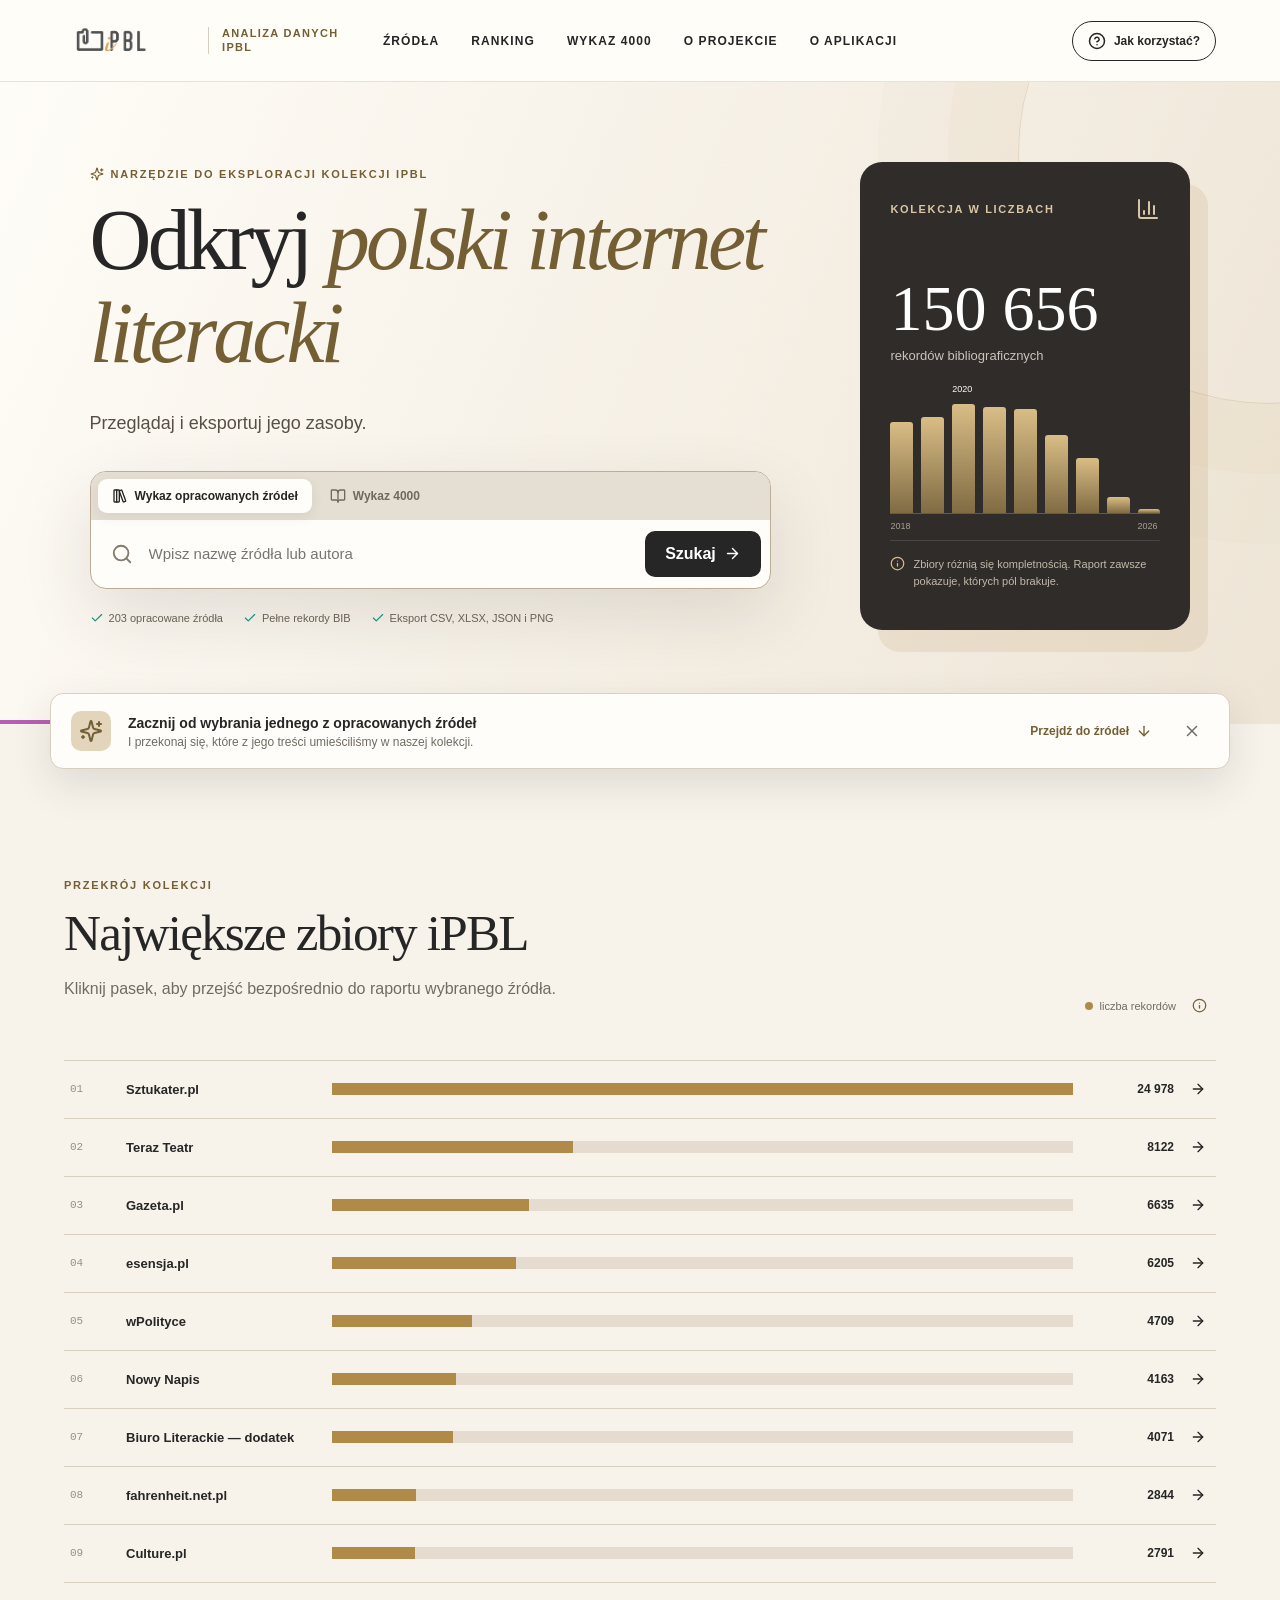
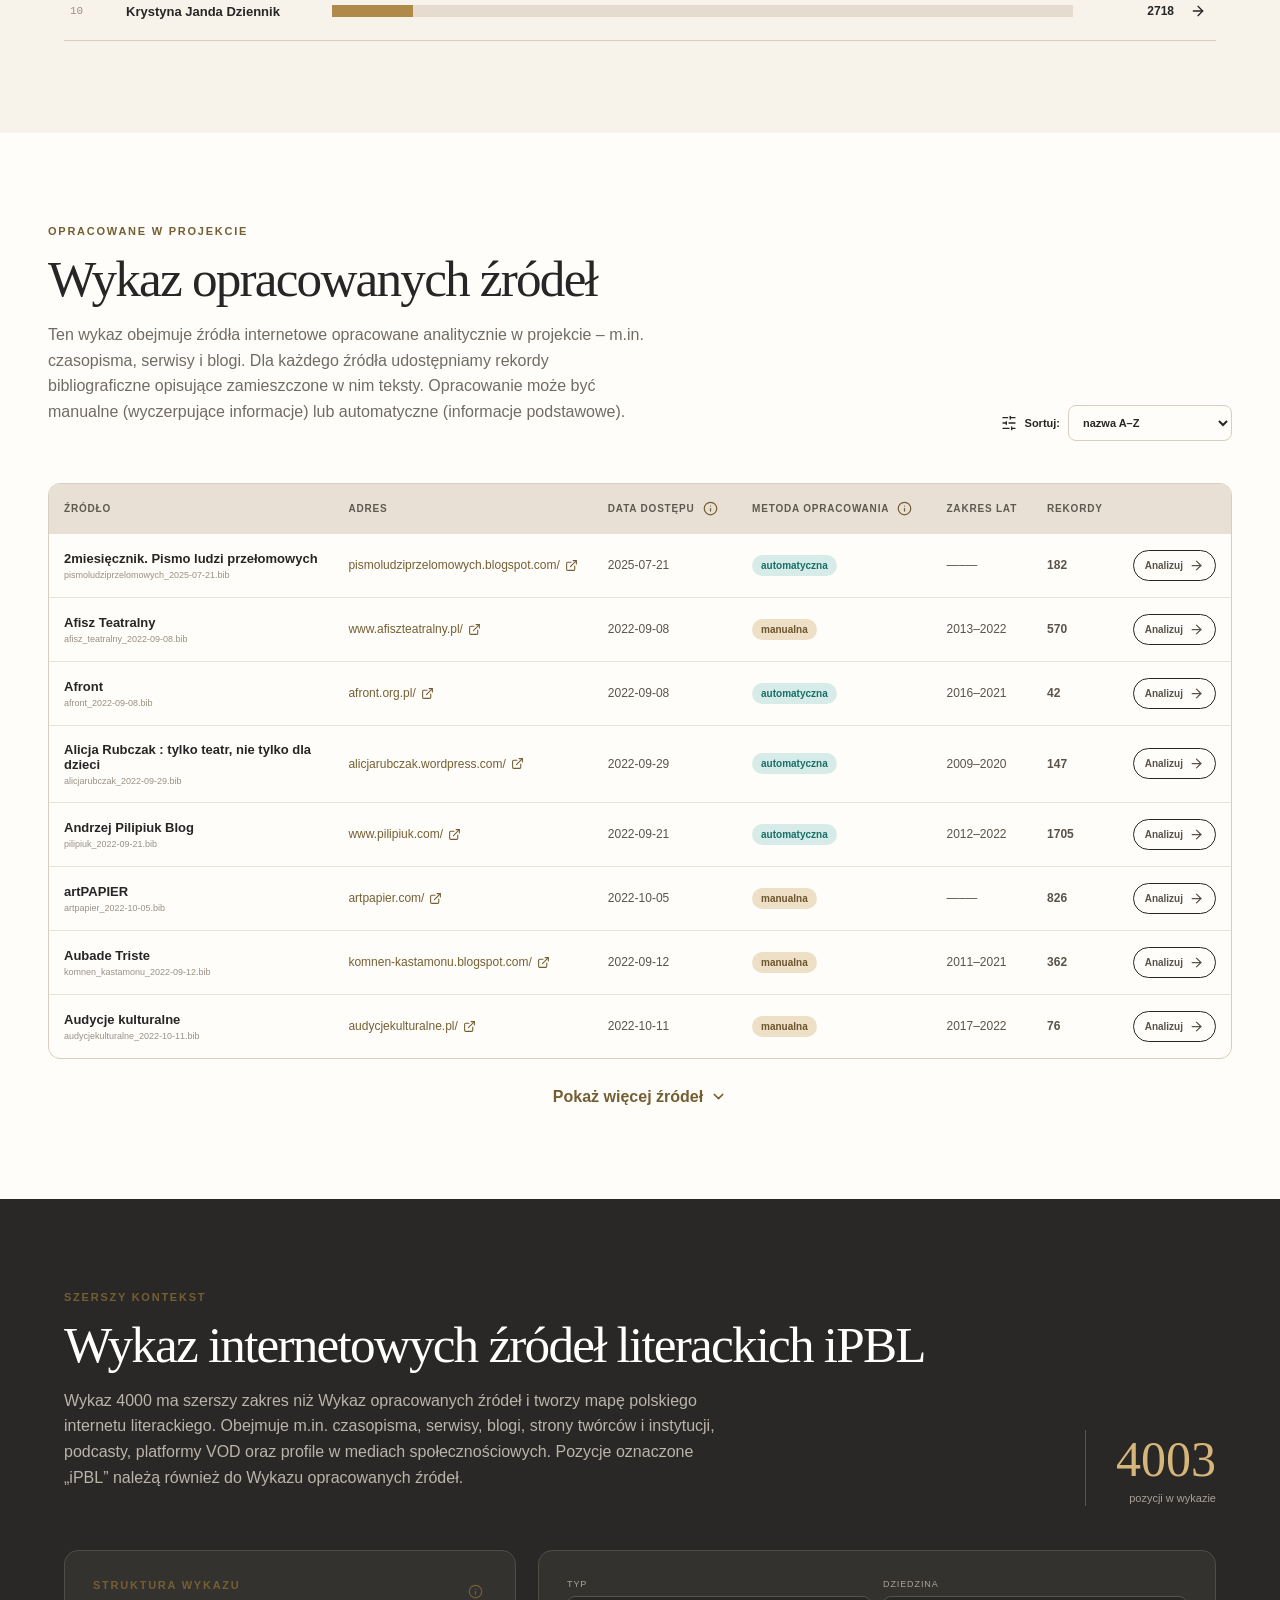
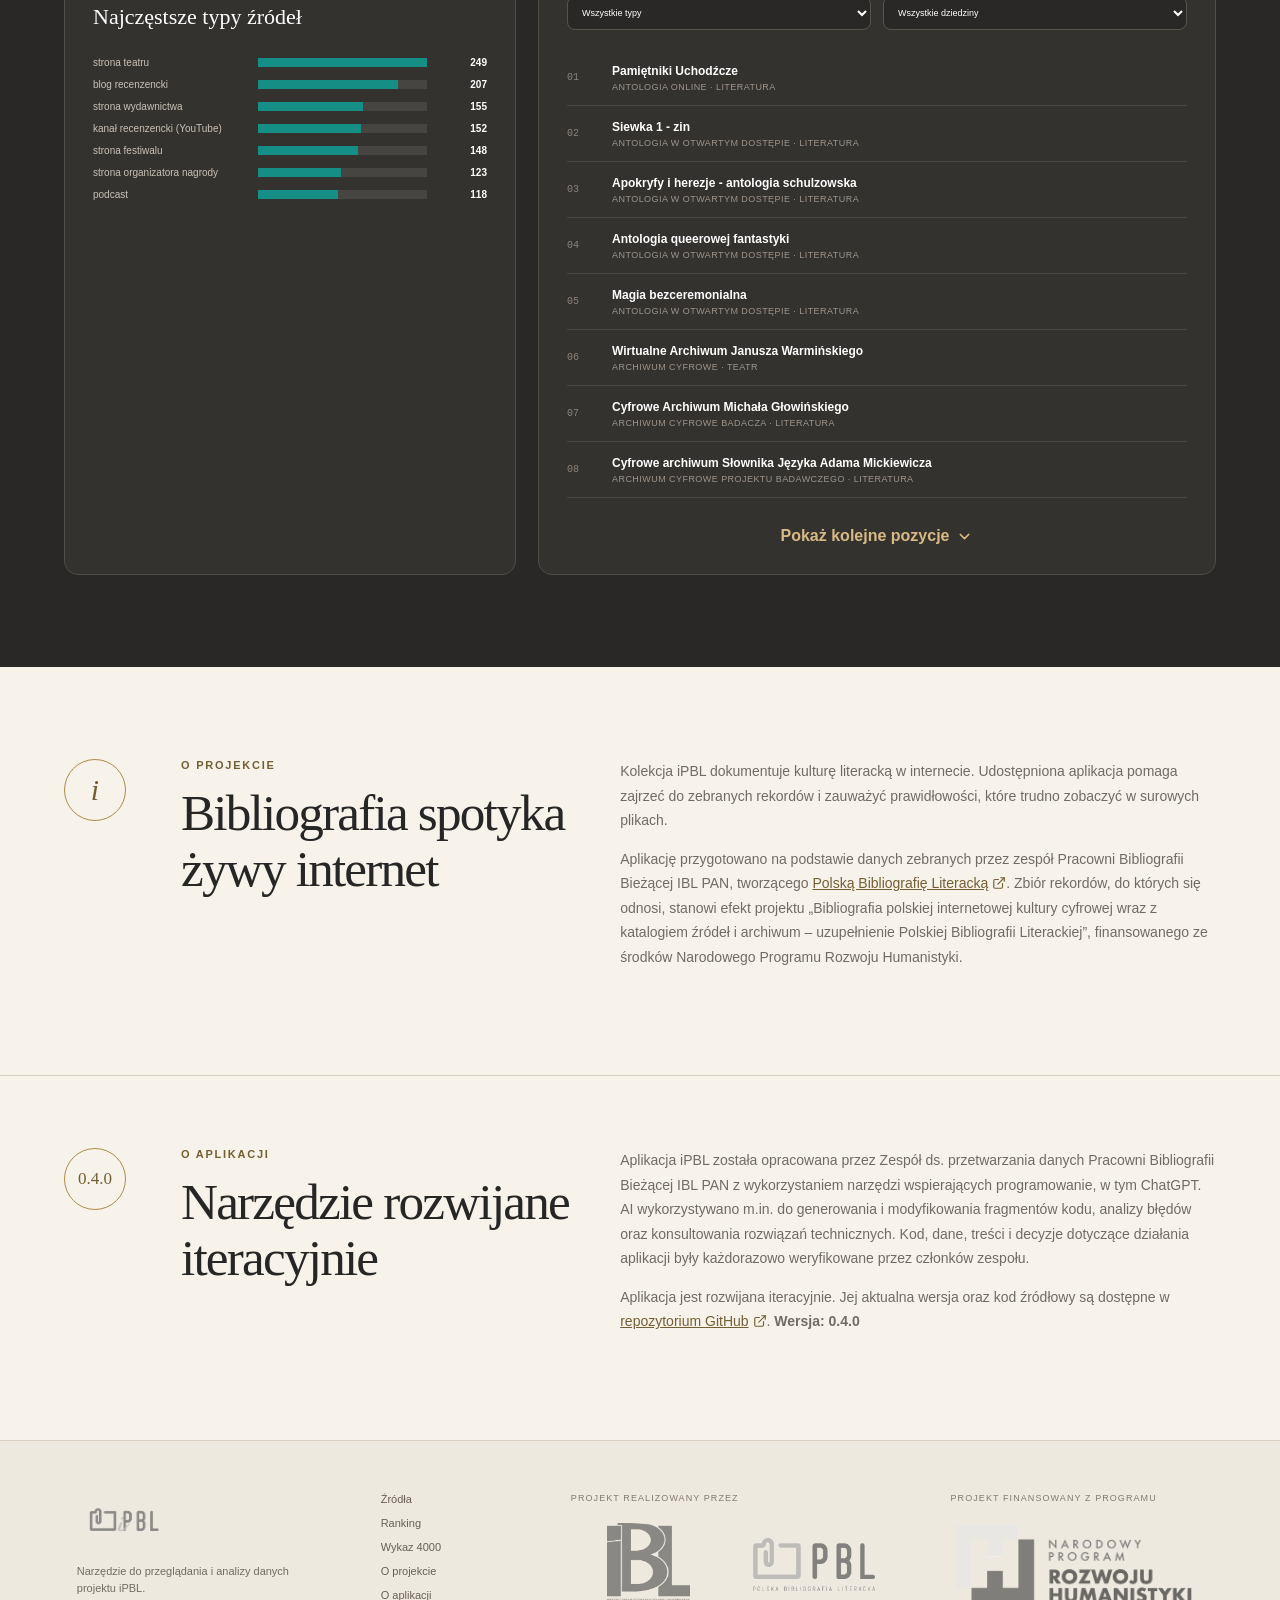
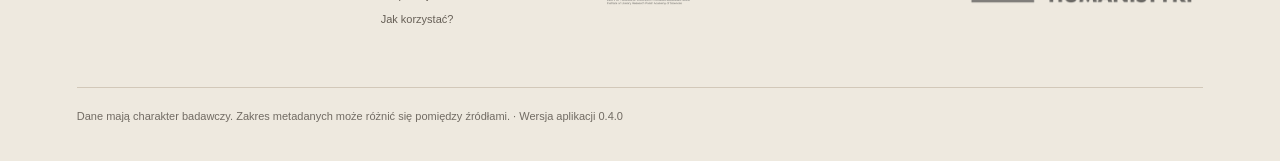
<file: index.html>
<!doctype html>
<html lang="pl">
<head>
  <meta charset="utf-8">
  <meta name="viewport" content="width=device-width, initial-scale=1">
  <title>Analiza danych iPBL</title>
  <meta name="description" content="Narzędzie do przeglądania i analizy danych iPBL.">
  <link rel="icon" type="image/png" href="assets/iPBL_logo.png">
  <link rel="stylesheet" href="css/style.css">

  <!-- Google Analytics: można usunąć te 2 linie, jeśli nie chcemy statystyk. -->
  <script async src="https://www.googletagmanager.com/gtag/js?id=G-0B8F78RT52"></script>
  <script defer src="js/analytics.js"></script>
</head>
<body>
  <div id="root"></div>
  <script defer src="js/loader.js"></script>
</body>
</html>
</file>
<file: css/style.css>
:root {
  --ink: #262626;
  --muted: #716b63;
  --paper: #f7f3eb;
  --white: #fffdf9;
  --gold: #af8a49;
  --gold-dark: #745f34;
  --coral: #df665e;
  --teal: #158f85;
  --line: #d9cfc0;
  --shadow: 0 26px 70px rgba(49, 39, 29, 0.12);
}

@theme inline {
  --font-sans: var(--font-geist-sans);
  --font-serif: var(--font-merriweather);
}

* { box-sizing: border-box; }
html { scroll-behavior: smooth; }
body { margin: 0; background: var(--paper); color: var(--ink); font-family: var(--font-geist-sans), Arial, sans-serif; }
button, input, select { font: inherit; }
button, a { -webkit-tap-highlight-color: transparent; }
a { color: inherit; }
button { color: inherit; }

.site-header { height: 82px; padding: 0 clamp(24px, 5vw, 82px); display: grid; grid-template-columns: minmax(210px, 1fr) auto minmax(210px, 1fr); align-items: center; border-bottom: 1px solid rgba(47, 43, 39, .13); background: rgba(255, 253, 249, .95); position: sticky; top: 0; z-index: 50; backdrop-filter: blur(14px); }
.brand { display: flex; align-items: center; gap: 12px; width: fit-content; text-decoration: none; }
.brand img { width: 132px; height: 56px; object-fit: contain; object-position: left center; }
.brand span { max-width: 150px; line-height: 1.25; font-size: 11px; font-weight: 650; letter-spacing: .12em; text-transform: uppercase; color: var(--gold-dark); border-left: 1px solid var(--line); padding-left: 13px; }
.brand--compact img { width: 150px; }
.site-header nav { display: flex; height: 100%; align-items: center; gap: 32px; }
.site-header nav a { text-decoration: none; text-transform: uppercase; letter-spacing: .09em; font-size: 12px; font-weight: 700; position: relative; }
.site-header nav a::after { content: ""; position: absolute; left: 0; right: 100%; bottom: -8px; height: 2px; background: var(--gold); transition: .2s; }
.site-header nav a:hover::after { right: 0; }
.help-button { justify-self: end; display: flex; align-items: center; gap: 8px; border: 1px solid var(--ink); background: transparent; border-radius: 999px; padding: 10px 15px; font-size: 12px; font-weight: 700; cursor: pointer; }
.help-button:hover { background: var(--ink); color: white; }
.mobile-menu { display: none; border: 0; background: none; }

.hero { min-height: 620px; display: grid; grid-template-columns: minmax(0, 1.35fr) minmax(330px, .65fr); gap: clamp(42px, 7vw, 110px); align-items: center; padding: 80px clamp(24px, 7vw, 125px) 94px; background: linear-gradient(112deg, rgba(255,253,248,.94), rgba(236,226,210,.84)), repeating-linear-gradient(-11deg, transparent 0 45px, rgba(110,90,60,.035) 46px 47px); position: relative; overflow: hidden; }
.hero::before, .hero::after { content: ""; position: absolute; border-radius: 50%; pointer-events: none; }
.hero::before { width: 500px; height: 500px; right: -240px; top: -180px; border: 1px solid rgba(175,138,73,.22); box-shadow: 0 0 0 70px rgba(175,138,73,.03), 0 0 0 140px rgba(175,138,73,.025); }
.hero::after { height: 4px; width: 38%; bottom: 0; left: 0; border-radius: 0; background: linear-gradient(90deg, #b55fb2 0 35%, #ff5768 35% 67%, #f1b94e 67%); box-shadow: 38vw 0 var(--teal); }
.hero-copy { max-width: 800px; position: relative; z-index: 1; }
.eyebrow { margin: 0 0 14px; display: flex; align-items: center; gap: 7px; color: var(--gold-dark); text-transform: uppercase; letter-spacing: .16em; font-size: 11px; font-weight: 800; }
h1, h2, h3 { margin: 0; line-height: 1.08; }
h1 { max-width: 760px; font-family: var(--font-merriweather), Georgia, serif; font-size: clamp(50px, 6.7vw, 96px); font-weight: 400; letter-spacing: -.045em; }
h1 em { color: var(--gold-dark); font-weight: 400; }
h2 { font-family: var(--font-merriweather), Georgia, serif; font-size: clamp(34px, 4vw, 55px); font-weight: 400; letter-spacing: -.035em; }
h3 { font-family: var(--font-merriweather), Georgia, serif; font-size: 25px; font-weight: 400; }
.hero-lead { max-width: 660px; margin: 28px 0 32px; color: #574f46; font-size: 18px; line-height: 1.7; }
.hero-search { max-width: 750px; background: var(--white); border: 1px solid #bdad97; box-shadow: var(--shadow); border-radius: 16px; overflow: hidden; }
.scope-switch { display: flex; gap: 4px; padding: 7px; background: #e5ded3; }
.scope-switch button { border: 0; background: transparent; padding: 9px 14px; border-radius: 9px; display: flex; align-items: center; gap: 7px; font-size: 12px; font-weight: 700; cursor: pointer; color: #71695f; }
.scope-switch button.active { background: var(--white); color: var(--ink); box-shadow: 0 4px 13px rgba(50,45,38,.07); }
.scope-switch button span { border-radius: 20px; padding: 2px 7px; background: rgba(42,39,35,.08); font-size: 10px; }
.search-line { height: 68px; display: flex; align-items: center; gap: 14px; padding: 8px 9px 8px 20px; }
.search-line > svg { color: #847a6d; }
.search-line input { min-width: 0; flex: 1; border: 0; outline: 0; background: transparent; font-size: 15px; }
.search-line button { border: 0; background: var(--ink); color: white; border-radius: 10px; padding: 14px 20px; display: flex; align-items: center; gap: 8px; cursor: pointer; font-weight: 700; }
.search-line button:hover { background: var(--gold-dark); }
.hero-meta { display: flex; flex-wrap: wrap; gap: 20px; margin-top: 22px; color: #685f55; font-size: 11px; }
.hero-meta span { display: flex; align-items: center; gap: 5px; }
.hero-meta svg { color: var(--teal); }
.hero-card { min-height: 410px; padding: 30px; border-radius: 22px; background: rgba(42,39,36,.97); color: white; box-shadow: 18px 22px 0 rgba(173,138,77,.14); position: relative; z-index: 1; }
.hero-card-top { display: flex; justify-content: space-between; align-items: center; color: #d9c6a7; }
.hero-card-top p { font-size: 11px; text-transform: uppercase; letter-spacing: .15em; font-weight: 700; }
.hero-total { display: block; margin-top: 46px; font-family: var(--font-merriweather), Georgia, serif; font-size: clamp(43px, 5vw, 64px); font-weight: 400; }
.hero-card > span { color: #c9c3b9; font-size: 13px; }
.mini-spectrum { height: 110px; display: flex; gap: 8px; align-items: end; margin: 40px 0 26px; border-bottom: 1px solid rgba(255,255,255,.22); }
.mini-spectrum div { height: 100%; flex: 1; position: relative; display: flex; align-items: end; }
.mini-spectrum div span { display: block; width: 100%; background: linear-gradient(#d9bd86, #806b43); border-radius: 3px 3px 0 0; position: relative; }
.mini-spectrum small { font-size: 9px; position: absolute; bottom: -18px; color: #a7a095; }
.mini-spectrum b { position: absolute; top: -20px; font-size: 9px; font-weight: 500; }
.hero-card-note { display: flex; align-items: flex-start; gap: 8px; padding-top: 15px; color: #c2b9aa; font-size: 11px; line-height: 1.5; border-top: 1px solid rgba(255,255,255,.12); }
.hero-card-note svg { flex: 0 0 auto; color: #d9bd86; }

.onboarding { max-width: 1180px; margin: -31px auto 40px; position: relative; z-index: 4; display: grid; grid-template-columns: auto 1fr auto auto; gap: 17px; align-items: center; padding: 17px 20px; background: var(--white); border: 1px solid var(--line); border-radius: 13px; box-shadow: 0 15px 40px rgba(50,43,36,.12); }
.onboarding-icon { width: 40px; height: 40px; border-radius: 10px; background: #e3d5bb; color: var(--gold-dark); display: grid; place-items: center; }
.onboarding strong { font-size: 14px; }
.onboarding p { margin: 3px 0 0; font-size: 12px; color: var(--muted); }
.onboarding > button { display: flex; align-items: center; gap: 7px; border: 0; background: transparent; color: var(--gold-dark); cursor: pointer; font-weight: 750; font-size: 12px; }
.onboarding .onboarding-close { color: var(--muted); padding: 8px; }

.section { max-width: 1320px; margin: 0 auto; padding: 92px clamp(24px, 5vw, 68px); }
.section--split { padding-top: 70px; }
.section-heading { display: flex; align-items: end; justify-content: space-between; gap: 30px; margin-bottom: 42px; }
.section-heading > div:first-child > p:last-child { max-width: 600px; color: var(--muted); line-height: 1.6; }
.legend { display: flex; align-items: center; gap: 16px; font-size: 11px; color: var(--muted); }
.legend span { display: flex; align-items: center; gap: 7px; }
.dot { width: 8px; height: 8px; border-radius: 50%; display: inline-block; }
.dot--gold { background: var(--gold); }
.info-tip { display: inline-grid; place-items: center; width: 24px; height: 24px; position: relative; border-radius: 50%; color: var(--gold-dark); cursor: help; }
.info-tip::after { content: attr(data-tip); position: absolute; width: 235px; bottom: calc(100% + 9px); right: -8px; background: var(--ink); color: white; padding: 10px 12px; border-radius: 8px; font-size: 11px; line-height: 1.4; opacity: 0; pointer-events: none; transform: translateY(4px); transition: .16s; z-index: 60; text-transform: none; letter-spacing: normal; font-weight: 500; }
.info-tip:hover::after, .info-tip:focus::after { opacity: 1; transform: translateY(0); }
.top-chart { border-top: 1px solid var(--line); }
.top-row { width: 100%; height: 58px; display: grid; grid-template-columns: 40px 190px 1fr 85px 20px; gap: 16px; align-items: center; border: 0; border-bottom: 1px solid var(--line); background: transparent; text-align: left; cursor: pointer; }
.top-row:hover { background: rgba(255,255,255,.65); }
.top-row:hover .top-track i { background: var(--coral); }
.rank { font-family: var(--font-geist-mono); color: #9a9083; font-size: 11px; }
.top-name { font-weight: 650; font-size: 13px; white-space: nowrap; overflow: hidden; text-overflow: ellipsis; }
.top-track { height: 12px; background: #e5dccf; display: block; }
.top-track i { display: block; height: 100%; background: var(--gold); transition: .2s; }
.top-row strong { text-align: right; font-size: 12px; }

.sources-section { background: var(--white); max-width: none; padding-left: max(24px, calc((100vw - 1184px) / 2)); padding-right: max(24px, calc((100vw - 1184px) / 2)); }
.source-tools label { display: flex; align-items: center; gap: 8px; font-size: 11px; font-weight: 700; }
select { border: 1px solid var(--line); border-radius: 8px; background: var(--white); padding: 10px 30px 10px 10px; color: var(--ink); outline-color: var(--gold); }
.source-table-wrap, .table-wrap { overflow: auto; border: 1px solid var(--line); border-radius: 12px; }
table { width: 100%; border-collapse: collapse; }
th { padding: 13px 15px; background: #e8e0d4; color: #5f584f; text-align: left; font-size: 10px; text-transform: uppercase; letter-spacing: .08em; white-space: nowrap; }
th .info-tip { display: inline-grid; vertical-align: middle; }
td { padding: 16px 15px; border-bottom: 1px solid #e8e1d7; font-size: 12px; color: #59534b; vertical-align: middle; }
tbody tr:last-child td { border-bottom: 0; }
tbody tr:hover td { background: #faf7f1; }
td strong { display: block; color: var(--ink); font-size: 13px; }
td small { display: block; margin-top: 4px; color: #989084; font-size: 9px; }
td a { color: var(--gold-dark); display: inline-flex; align-items: center; gap: 5px; text-decoration: none; }
.row-button { display: flex; align-items: center; gap: 6px; white-space: nowrap; border: 1px solid var(--ink); background: transparent; border-radius: 999px; padding: 7px 11px; cursor: pointer; font-size: 10px; font-weight: 700; }
.row-button:hover { background: var(--ink); color: white; }
.method-badge { display: inline-flex; align-items: center; padding: 5px 9px; border-radius: 999px; font-size: 10px; font-weight: 750; white-space: nowrap; }
.method-badge--manualna { color: #6c542c; background: #eee0c6; }
.method-badge--automatyczna { color: #176e68; background: #d7ece8; }
.method-badge--nieustalona { color: #716b63; background: #e8e2d9; }
.show-more { margin: 28px auto 0; display: flex; align-items: center; gap: 7px; border: 0; background: transparent; color: var(--gold-dark); font-weight: 750; cursor: pointer; }
.show-more--light { color: #d7ba83; }
.results-note { margin: -20px 0 18px; color: var(--muted); font-size: 12px; }
.empty-state { padding: 28px; text-align: center; color: var(--muted); font-size: 13px; }

.catalog-section { background: #292826; color: white; }
.catalog-intro { display: grid; grid-template-columns: 1fr auto; align-items: end; gap: 40px; margin-bottom: 44px; }
.catalog-intro p:last-child { color: #bbb4ab; max-width: 660px; line-height: 1.6; }
.catalog-stat { text-align: right; border-left: 1px solid #5c564e; padding-left: 30px; }
.catalog-stat strong { font-family: var(--font-merriweather), Georgia, serif; font-weight: 400; display: block; color: #d5b579; font-size: 50px; }
.catalog-stat span { color: #a9a198; font-size: 11px; }
.catalog-grid { display: grid; grid-template-columns: .8fr 1.2fr; gap: 22px; }
.catalog-chart-card, .catalog-list-card { background: #34322f; border: 1px solid #504c47; border-radius: 14px; padding: 28px; }
.card-heading { display: flex; align-items: start; justify-content: space-between; margin-bottom: 28px; }
.card-heading h3 { font-size: 22px; }
.catalog-filters { display: grid; grid-template-columns: 1fr 1fr; gap: 12px; margin-bottom: 20px; }
.catalog-filters label { display: grid; gap: 7px; color: #aaa39a; font-size: 9px; text-transform: uppercase; letter-spacing: .1em; }
.catalog-filters select { width: 100%; background: #292826; color: white; border-color: #59534d; }
.catalog-row { display: grid; grid-template-columns: 35px minmax(0, 1fr) auto; gap: 10px; align-items: center; min-height: 56px; border-bottom: 1px solid #4b4742; }
.catalog-main-link { min-width: 0; color: inherit; text-decoration: none; }
.catalog-row:hover .catalog-main-link strong, .catalog-main-link:hover strong { color: #d6bb86; }
.catalog-ipbl-badge { border: 1px solid #d6bb86; background: transparent; color: #d6bb86; border-radius: 999px; padding: 5px 8px; cursor: pointer; font-size: 9px; font-weight: 800; letter-spacing: .05em; }
.catalog-ipbl-badge:hover, .catalog-ipbl-badge:focus { background: #d6bb86; color: #292826; outline: none; }
.catalog-index { font-family: var(--font-geist-mono); color: #89827a; font-size: 10px; }
.catalog-row strong { display: block; font-size: 12px; }
.catalog-row small { display: block; color: #9d958c; font-size: 9px; margin-top: 4px; text-transform: uppercase; letter-spacing: .05em; }
.catalog-list-card .results-note { margin: 0 0 12px; color: #bdb6ad; }
.results-note--filters { display: flex; align-items: center; flex-wrap: wrap; gap: 9px; }
.filter-chip { display: inline-flex; align-items: center; gap: 6px; padding: 5px 7px 5px 10px; border: 1px solid #6b6258; border-radius: 999px; background: rgba(213,181,121,.08); color: #e2cfaa; }
.filter-chip button { width: 22px; height: 22px; display: grid; place-items: center; border: 0; border-radius: 50%; background: rgba(255,255,255,.08); color: inherit; cursor: pointer; padding: 0; }
.filter-chip button:hover, .filter-chip button:focus { background: #d6bb86; color: #292826; outline: none; }

.bars { display: grid; gap: 11px; }
.bar-row { display: grid; grid-template-columns: minmax(95px, 155px) 1fr 50px; gap: 10px; align-items: center; font-size: 10px; }
.bar-label { overflow: hidden; white-space: nowrap; text-overflow: ellipsis; color: #c8c1b7; }
.bar-track { height: 9px; background: rgba(255,255,255,.09); }
.bar-track span { height: 100%; display: block; background: var(--gold); }
.bars--teal .bar-track span { background: var(--teal); }
.bars--coral .bar-track span { background: var(--coral); }
.bar-row strong { text-align: right; font-size: 10px; }

.about { display: grid; grid-template-columns: 75px .8fr 1.2fr; gap: 42px; align-items: start; }
.about-number { width: 62px; height: 62px; display: grid; place-items: center; border: 1px solid var(--gold); color: var(--gold-dark); border-radius: 50%; font-family: var(--font-merriweather), Georgia, serif; font-size: 30px; font-style: italic; }
.about-copy { color: var(--muted); line-height: 1.75; font-size: 14px; }
.about-copy p:first-child { margin-top: 0; }
.about-copy a { color: var(--gold-dark); display: inline-flex; align-items: center; gap: 4px; }
.about--app { border-top: 1px solid var(--line); padding-top: 72px; }
.about-number--version { font-size: 17px; font-style: normal; }
footer { padding: 52px clamp(24px, 6vw, 90px) 24px; background: #eee9df; color: var(--ink); border-top: 1px solid var(--line); display: grid; grid-template-columns: 1fr .55fr 1.3fr 1fr; gap: clamp(28px, 4vw, 58px); align-items: start; }
footer p { color: #716b63; font-size: 11px; line-height: 1.6; }
.footer-intro .brand { margin-bottom: 14px; }
.footer-intro .brand img, .footer-logo img { filter: grayscale(1); opacity: .62; transition: filter .22s, opacity .22s, transform .22s; }
.footer-intro .brand:hover img, .footer-logo:hover img { filter: none; opacity: 1; transform: translateY(-2px); }
.footer-links { display: grid; gap: 12px; }
.footer-links a, .footer-links button { color: #665f56; text-decoration: none; background: none; border: 0; padding: 0; text-align: left; cursor: pointer; font-size: 11px; }
.footer-links a:hover, .footer-links button:hover { color: var(--gold-dark); }
.footer-institutions > span, .footer-funding > span:first-child { display: block; color: #827a70; font-size: 9px; text-transform: uppercase; letter-spacing: .12em; margin-bottom: 14px; }
.footer-logo-row { display: grid; grid-template-columns: repeat(2, minmax(0, 1fr)); align-items: center; gap: 18px; }
.footer-logo { height: 94px; display: flex; align-items: center; justify-content: center; background: transparent; }
.footer-logo img { display: block; max-width: 100%; max-height: 88px; width: auto; height: auto; object-fit: contain; }
.footer-logo--wide { width: min(100%, 245px); justify-content: flex-start; }
.footer-logo--wide img { max-height: 88px; }
.footer-note { grid-column: 1 / -1; padding-top: 20px; border-top: 1px solid #d2c8b9; }

.modal-backdrop { position: fixed; inset: 0; z-index: 100; background: rgba(24,22,20,.78); backdrop-filter: blur(6px); padding: 22px; display: grid; place-items: center; }
.source-modal { width: min(1180px, 100%); max-height: calc(100vh - 44px); overflow: auto; background: var(--paper); border-radius: 18px; box-shadow: 0 35px 100px rgba(0,0,0,.4); padding: 38px; position: relative; }
.modal-close { position: absolute; top: 15px; right: 15px; width: 38px; height: 38px; border: 0; background: #e9e1d6; border-radius: 50%; cursor: pointer; display: grid; place-items: center; z-index: 3; }
.modal-heading { display: flex; align-items: end; justify-content: space-between; gap: 30px; padding-right: 30px; }
.modal-heading h2 { font-size: 43px; }
.modal-heading > div > p:last-child { color: var(--muted); font-size: 12px; }
.modal-heading a { display: inline-flex; align-items: center; gap: 5px; color: var(--gold-dark); }
.button { display: flex; align-items: center; justify-content: center; gap: 8px; border: 0; border-radius: 9px; padding: 12px 16px; cursor: pointer; font-weight: 700; }
.button--dark { background: var(--ink); color: white; }
.button--gold { background: var(--gold); color: white; }
.export-menu { position: relative; }
.export-popover { display: none; position: absolute; right: 0; top: 100%; min-width: 170px; padding: 6px; background: white; border: 1px solid var(--line); border-radius: 10px; box-shadow: var(--shadow); z-index: 4; }
.export-menu:hover .export-popover, .export-menu:focus-within .export-popover { display: grid; }
.export-popover button { border: 0; background: none; display: flex; align-items: center; gap: 8px; padding: 9px; border-radius: 7px; cursor: pointer; text-align: left; }
.export-popover button:hover { background: var(--paper); }
.export-popover button:disabled { opacity: .4; cursor: wait; }
.modal-kpis { display: grid; grid-template-columns: repeat(4, 1fr); margin: 32px 0; border-top: 1px solid var(--line); border-bottom: 1px solid var(--line); }
.modal-kpis div { padding: 20px; border-right: 1px solid var(--line); }
.modal-kpis div:last-child { border-right: 0; }
.modal-kpis span { display: block; text-transform: uppercase; letter-spacing: .1em; font-size: 9px; color: var(--muted); }
.modal-kpis strong { display: block; font-family: var(--font-merriweather), Georgia, serif; font-size: 26px; font-weight: 400; margin-top: 8px; }
.modal-kpis small { color: #999084; font-size: 9px; }
.analysis-tabs { display: flex; gap: 6px; border-bottom: 1px solid var(--line); }
.analysis-tabs button { border: 0; background: none; padding: 12px 15px; color: var(--muted); font-size: 11px; cursor: pointer; border-bottom: 2px solid transparent; }
.analysis-tabs button.active { color: var(--ink); font-weight: 750; border-color: var(--gold); }
.analysis-panel { display: grid; grid-template-columns: .33fr .67fr; gap: 35px; min-height: 300px; align-items: center; padding: 28px 0 40px; }
.analysis-copy p:last-child { color: var(--muted); line-height: 1.6; font-size: 12px; }
.analysis-visual .bars .bar-label { color: var(--muted); }
.analysis-visual .bar-track { background: #e0d8cc; }
.year-chart { width: 100%; height: auto; overflow: visible; }
.axis { stroke: #b9aa96; }
.chart-column { fill: var(--gold); transition: .2s; }
.chart-column-group { outline: none; }
.chart-column-group:hover .chart-column, .chart-column-group:focus .chart-column { fill: var(--coral); }
.chart-tooltip { opacity: 0; pointer-events: none; transition: opacity .15s; }
.chart-column-group:hover .chart-tooltip, .chart-column-group:focus .chart-tooltip { opacity: 1; }
.chart-tooltip rect { fill: var(--ink); }
.chart-tooltip text { fill: white; font-size: 9px; font-weight: 700; font-family: var(--font-geist-sans); }
.chart-label, .chart-max { fill: #71695e; font-size: 9px; font-family: var(--font-geist-sans); }
.records-heading { display: flex; justify-content: space-between; align-items: end; gap: 20px; margin-bottom: 18px; }
.records-heading h3 { font-size: 27px; }
.table-search { min-width: 270px; display: flex; align-items: center; gap: 8px; padding: 10px 12px; background: white; border: 1px solid var(--line); border-radius: 9px; }
.table-search input { border: 0; outline: 0; width: 100%; background: transparent; font-size: 12px; }
.table-wrap { background: white; }
.table-wrap th { position: sticky; top: 0; z-index: 1; }
.table-wrap td { max-width: 300px; line-height: 1.45; }
.keywords-cell { min-width: 250px; }
.metadata-link { color: var(--gold-dark); text-decoration: underline; text-decoration-color: rgba(116,95,52,.35); text-underline-offset: 2px; }
.term-separator { color: #9a9185; }
.pagination { display: flex; justify-content: space-between; align-items: center; padding-top: 14px; color: var(--muted); font-size: 11px; }
.pagination div { display: flex; align-items: center; gap: 10px; }
.pagination button { border: 1px solid var(--line); background: white; border-radius: 7px; padding: 7px 11px; cursor: pointer; }
.pagination button:disabled { opacity: .4; cursor: default; }
.loading, .error-box { padding: 40px; text-align: center; color: var(--muted); }
.loading span { width: 18px; height: 18px; border: 2px solid var(--line); border-top-color: var(--gold); border-radius: 50%; display: inline-block; vertical-align: middle; margin-right: 8px; animation: spin .8s linear infinite; }
.error-box { color: #a5403b; background: #f8dfdc; border-radius: 10px; }
@keyframes spin { to { transform: rotate(360deg); } }

.help-modal { width: min(600px, 100%); background: var(--paper); border-radius: 18px; padding: 45px; position: relative; box-shadow: var(--shadow); }
.help-modal h2 { font-size: 38px; }
.help-modal ol { list-style: none; padding: 0; margin: 35px 0; display: grid; gap: 22px; }
.help-modal li { display: grid; grid-template-columns: 38px 1fr; gap: 14px; }
.help-modal li > span { width: 34px; height: 34px; border-radius: 50%; display: grid; place-items: center; background: #e2d4bb; color: var(--gold-dark); font-family: var(--font-merriweather), Georgia, serif; }
.help-modal li strong { font-size: 14px; }
.help-modal li p { margin: 4px 0 0; color: var(--muted); line-height: 1.5; font-size: 12px; }
.help-note { margin: -8px 0 28px; padding: 12px 14px; border-left: 3px solid var(--gold); background: #eee5d7; color: #625b52; font-size: 11px; line-height: 1.55; }

@media (max-width: 980px) {
  .site-header { grid-template-columns: 1fr auto auto; }
  .site-header nav { display: none; position: absolute; top: 82px; left: 0; right: 0; height: auto; padding: 25px; background: white; flex-direction: column; align-items: flex-start; }
  .site-header nav.open { display: flex; }
  .mobile-menu { display: block; }
  .hero { grid-template-columns: 1fr; padding-top: 65px; }
  .hero-card { min-height: 340px; }
  .catalog-grid { grid-template-columns: 1fr; }
  .about { grid-template-columns: 60px 1fr; }
  .about-copy { grid-column: 2; }
  footer { grid-template-columns: 1fr 1fr; }
  .footer-institutions { grid-column: 1 / -1; }
  .footer-note { grid-column: 1 / -1; }
  .analysis-panel { grid-template-columns: 1fr; }
}

@media (max-width: 680px) {
  .site-header { height: 70px; padding: 0 18px; }
  .site-header nav { top: 70px; }
  .brand img { width: 112px; }
  .brand span, .help-button { display: none; }
  .hero { padding: 54px 20px 75px; min-height: auto; }
  h1 { font-size: 48px; }
  h2 { font-size: 34px; }
  .hero-lead { font-size: 15px; }
  .scope-switch { overflow-x: auto; }
  .scope-switch button { white-space: nowrap; }
  .search-line button { padding: 13px; font-size: 0; }
  .search-line button svg { width: 18px; }
  .hero-meta { display: none; }
  .onboarding { margin: 14px 14px 0; grid-template-columns: auto 1fr auto; }
  .onboarding > button:not(.onboarding-close) { grid-column: 2; }
  .onboarding-close { grid-column: 3; grid-row: 1; }
  .section { padding: 65px 20px; }
  .section-heading, .catalog-intro, .modal-heading, .records-heading { align-items: flex-start; flex-direction: column; display: flex; }
  .top-row { grid-template-columns: 28px 110px 1fr 65px; gap: 8px; }
  .top-row svg { display: none; }
  .source-tools { width: 100%; }
  .source-tools label { justify-content: space-between; }
  .catalog-stat { text-align: left; border-left: 0; border-top: 1px solid #5c564e; padding: 18px 0 0; }
  .catalog-filters { grid-template-columns: 1fr; }
  .about { grid-template-columns: 1fr; }
  .about-copy { grid-column: auto; }
  footer { grid-template-columns: 1fr; }
  .footer-institutions { grid-column: auto; }
  .footer-logo-row { max-width: 360px; }
  .source-modal { padding: 30px 18px; max-height: 100vh; border-radius: 0; }
  .modal-backdrop { padding: 0; }
  .modal-heading h2 { font-size: 32px; }
  .modal-kpis { grid-template-columns: 1fr 1fr; }
  .modal-kpis div:nth-child(2) { border-right: 0; }
  .analysis-tabs { overflow-x: auto; }
  .analysis-tabs button { white-space: nowrap; }
  .table-search { min-width: 100%; }
  .pagination { align-items: flex-start; gap: 12px; flex-direction: column; }
  .help-modal { min-height: 100vh; border-radius: 0; padding: 45px 25px; }
}

body{--font-geist-sans:Arial,sans-serif;--font-geist-mono:Consolas,monospace;--font-merriweather:Georgia,serif}


/* Informational tooltips are rendered at document-body level so table overflow cannot clip them. */
.info-tip::after { content: none !important; display: none !important; }
#ipbl-global-tooltip {
  position: fixed;
  left: 0;
  top: 0;
  z-index: 2147483647;
  display: none;
  max-width: min(290px, calc(100vw - 24px));
  padding: 10px 12px;
  border-radius: 8px;
  background: var(--ink, #262626);
  color: #fff;
  box-shadow: 0 8px 24px rgba(0,0,0,.22);
  font-family: var(--font-geist-sans, Arial, sans-serif);
  font-size: 11px;
  font-weight: 500;
  line-height: 1.45;
  letter-spacing: normal;
  text-transform: none;
  white-space: normal;
  pointer-events: none;
}
</file>
